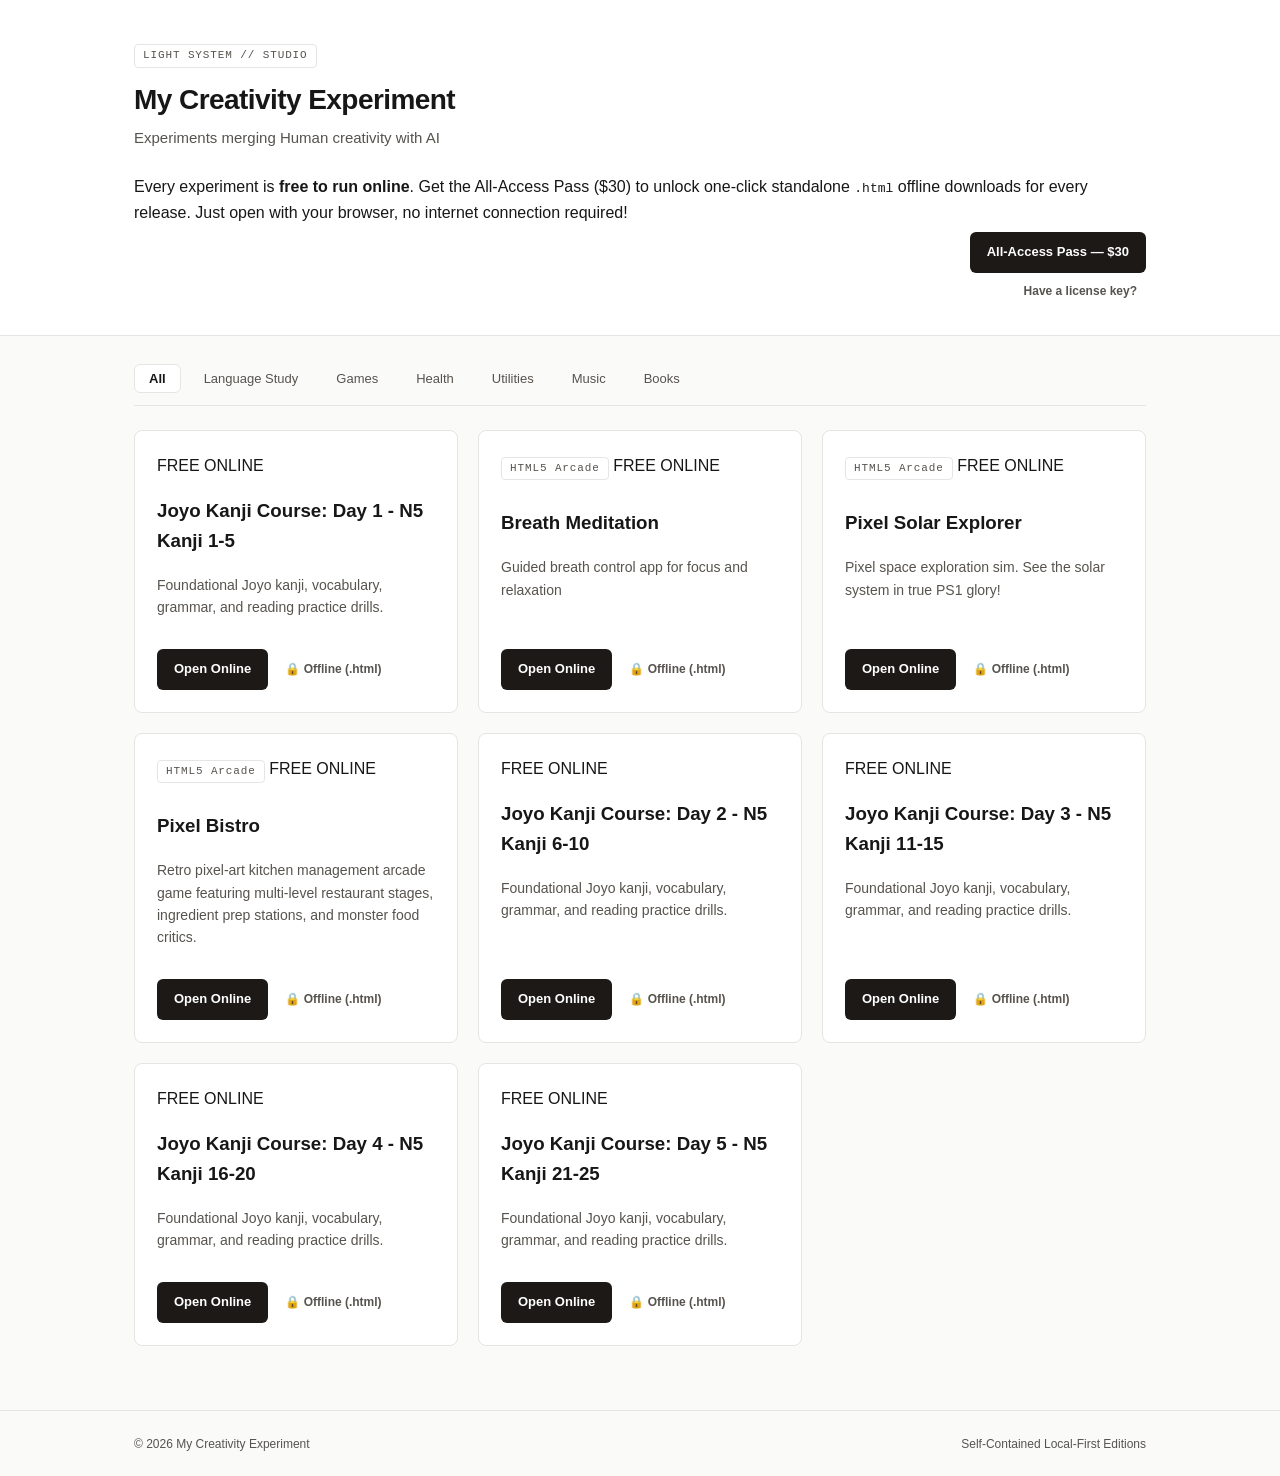
<file: index.html>
<!DOCTYPE html>
<html lang="en">
<head>
  <meta charset="UTF-8" />
  <meta name="viewport" content="width=device-width, initial-scale=1.0" />
  <title>My Creativity Experiment | Experiments merging Human creativity with AI</title>
  <link rel="stylesheet" href="/style.css" />
  <script src="https://app.lemonsqueezy.com/js/lemon.js" defer></script>
</head>
<body>
  <header class="ls-header">
    <div class="ls-container ls-header-inner">
      <div class="ls-brand">
        <span class="ls-badge">LIGHT SYSTEM // STUDIO</span>
        <h1>My Creativity Experiment</h1>
        <p class="ls-subtitle">Experiments merging Human creativity with AI</p>
      </div>
      <div class="ls-pass-box" id="pass-status-box">
        <p>Every experiment is <strong>free to run online</strong>. Get the All-Access Pass ($30) to unlock one-click standalone <code>.html</code> offline downloads for every release. Just open with your browser, no internet connection required!</p>
        <a href="https://mycreativityexperiment.lemonsqueezy.com/checkout/buy/bca9462c-363e-4102-b434-ad7facee7551?embed=1" class="lemonsqueezy-button ls-btn-primary">
  All-Access Pass — $30
</a>
        <button class="ls-btn-ghost" id="open-key-modal">Have a license key?</button>
      </div>
    </div>
  </header>

  <main class="ls-container">
    <nav class="ls-tabs" aria-label="Primary Sections">
      <button class="ls-tab active" data-section="All">All</button>
      <button class="ls-tab" data-section="Language Study">Language Study</button>
      <button class="ls-tab" data-section="Games">Games</button>
      <button class="ls-tab" data-section="Health">Health</button>
      <button class="ls-tab" data-section="Utilities">Utilities</button>
      <button class="ls-tab" data-section="Music">Music</button>
      <button class="ls-tab" data-section="Books">Books</button>
    </nav>

    <div class="ls-subnav hidden" id="language-subnav">
      <div class="ls-pill-row">
        <span class="ls-sub-label">Language:</span>
        <button class="ls-subtab active" data-language="All">All Languages</button>
        <button class="ls-subtab" data-language="Japanese">Japanese</button>
        <button class="ls-subtab" data-language="English">English</button>
      </div>

      <div class="ls-pill-row hidden" id="japanese-tracks">
        <span class="ls-sub-label">Japanese Track:</span>
        <button class="ls-subtab active" data-subsection="All">All Japanese</button>
        <button class="ls-subtab" data-subsection="Joyo Kanji Course">Joyo Kanji Course</button>
        <button class="ls-subtab" data-subsection="News Articles">News Articles</button>
      </div>

      <div class="ls-pill-row hidden" id="english-tracks">
        <span class="ls-sub-label">English Track:</span>
        <button class="ls-subtab active" data-subsection="Articles">Articles</button>
      </div>
    </div>

    <section class="ls-grid" id="catalog-grid"></section>
  </main>

  <footer class="ls-footer">
    <div class="ls-container ls-footer-inner">
      <span>&copy; 2026 My Creativity Experiment</span>
      <span>Self-Contained Local-First Editions</span>
    </div>
  </footer>

  <dialog class="ls-modal" id="key-modal">
    <form method="dialog" class="ls-modal-body" id="key-form">
      <h3>Activate All-Access Pass</h3>
      <p>Enter your Lemon Squeezy license key to unlock all vaulted releases and offline downloads.</p>
      <input type="text" id="license-input" placeholder="XXXXXXXX-XXXX-XXXX-XXXX-XXXXXXXXXXXX" required />
      <p class="ls-error" id="license-error"></p>
      <div class="ls-modal-actions">
        <button type="button" class="ls-btn-ghost" id="close-key-modal">Cancel</button>
        <button type="submit" class="ls-btn-primary" id="verify-key-btn">Activate</button>
      </div>
    </form>
  </dialog>

  <script src="/unlock.js"></script>
</body>
</html>
</file>
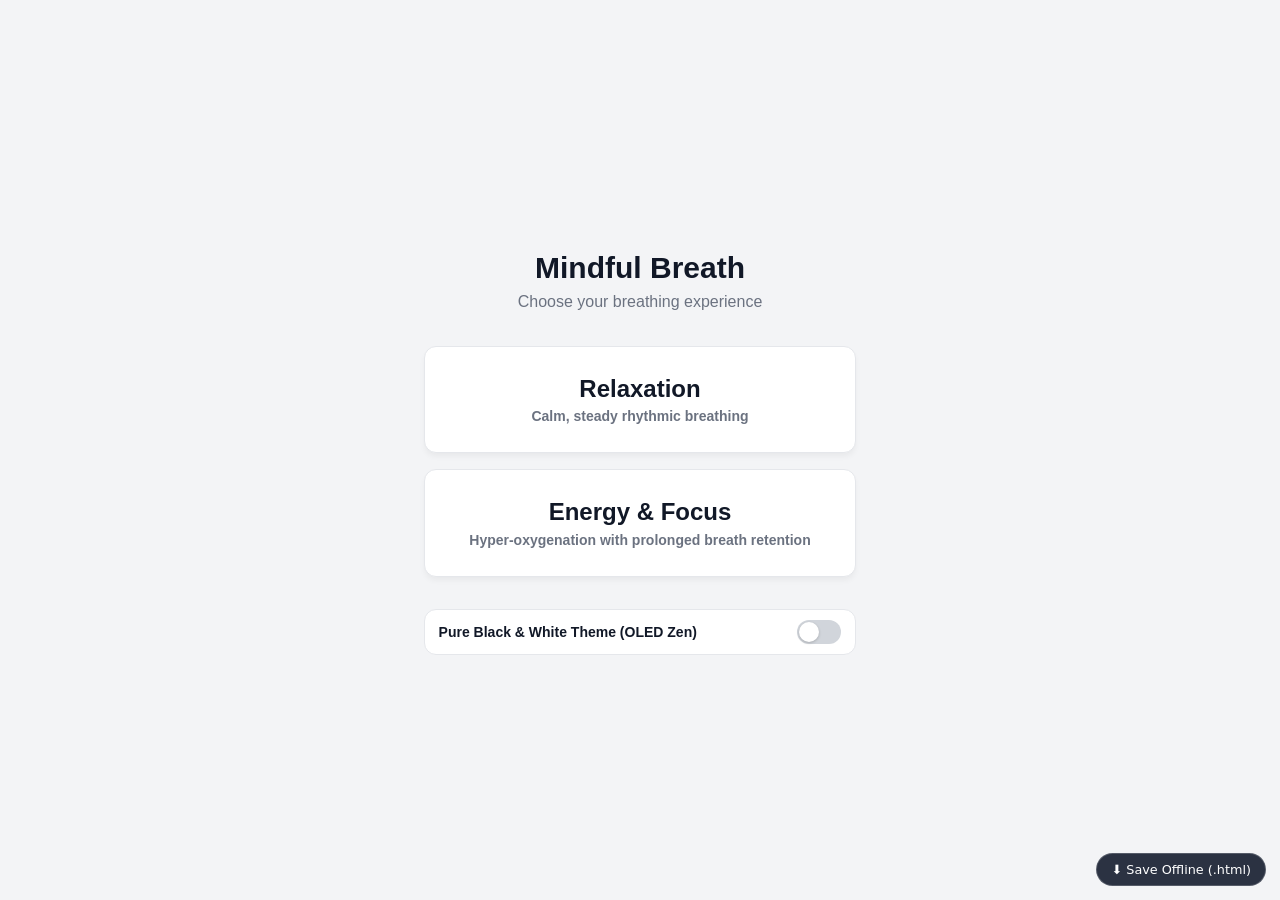
<file: content/health/breathing_meditation_app.html>
<!DOCTYPE html>
<html lang="en">
<head>
    <meta charset="UTF-8">
    <meta name="viewport" content="width=device-width, initial-scale=1.0">
    <title>Breathing Meditation App</title>
    <style>
        /* ==========================================================================
           1. Offline CSS Reset & Utility System (Zero External Network Dependencies)
           ========================================================================== */
        *, ::before, ::after {
            box-sizing: border-box;
            border-width: 0;
            border-style: solid;
            border-color: #e5e7eb;
            margin: 0;
            padding: 0;
        }

        :root {
            --bg-color: #f3f4f6;
            --text-primary: #111827;
            --text-secondary: #4b5563;
            --text-muted: #6b7280;
            --card-bg: #ffffff;
            --card-border: #e5e7eb;
            --circle-bg: #111827;
            --circle-text: #ffffff;
            --pulse-ring-color: rgba(17, 24, 39, 0.15);
            --accent: #111827;
            --accent-hover: #000000;
        }

        /* Black / White OLED Pure Contrast Theme */
        body.theme-black {
            --bg-color: #000000;
            --text-primary: #ffffff;
            --text-secondary: #d1d5db;
            --text-muted: #9ca3af;
            --card-bg: #0d0d0e;
            --card-border: #27272a;
            --circle-bg: #ffffff;
            --circle-text: #000000;
            --pulse-ring-color: rgba(255, 255, 255, 0.25);
            --accent: #ffffff;
            --accent-hover: #e5e7eb;
        }

        body {
            font-family: -apple-system, BlinkMacSystemFont, "Segoe UI", Roboto, Helvetica, Arial, sans-serif;
            background-color: var(--bg-color);
            color: var(--text-primary);
            min-height: 100vh;
            display: flex;
            flex-direction: column;
            align-items: center;
            justify-content: center;
            line-height: 1.5;
            -webkit-font-smoothing: antialiased;
            overflow-x: hidden;
            transition: background-color 0.4s ease, color 0.4s ease;
            position: relative;
        }

        /* Utilities */
        .hidden { display: none !important; }
        .flex { display: flex; }
        .flex-col { flex-direction: column; }
        .items-center { align-items: center; }
        .justify-center { justify-content: center; }
        .justify-between { justify-content: space-between; }
        .w-full { width: 100%; }
        .h-full { height: 100%; }
        .relative { position: relative; }
        .absolute { position: absolute; }
        .fixed { position: fixed; }
        .inset-0 { top: 0; right: 0; bottom: 0; left: 0; }
        .text-center { text-align: center; }
        .font-mono { font-family: ui-monospace, SFMono-Regular, Menlo, Monaco, Consolas, monospace; }
        .font-semibold { font-weight: 600; }
        .font-bold { font-weight: 700; }
        .text-sm { font-size: 0.875rem; }
        .text-base { font-size: 1rem; }
        .text-lg { font-size: 1.125rem; }
        .text-xl { font-size: 1.25rem; }
        .text-2xl { font-size: 1.5rem; }
        .text-3xl { font-size: 1.875rem; }
        .text-4xl { font-size: 2.25rem; }
        .text-5xl { font-size: 3rem; }
        .text-6xl { font-size: 3.75rem; }

        /* Container */
        .container {
            width: 100%;
            max-width: 480px;
            padding: 1.5rem;
            margin: 0 auto;
            position: relative;
            z-index: 10;
            transition: opacity 0.3s ease;
        }

        /* Cards and buttons */
        .btn {
            display: inline-flex;
            align-items: center;
            justify-content: center;
            font-weight: 600;
            border-radius: 0.75rem;
            cursor: pointer;
            transition: all 0.2s cubic-bezier(0.4, 0, 0.2, 1);
            user-select: none;
            text-align: center;
            border: 1px solid transparent;
        }

        .btn-card {
            width: 100%;
            padding: 1.75rem 1.25rem;
            background-color: var(--card-bg);
            border: 1px solid var(--card-border);
            color: var(--text-primary);
            box-shadow: 0 4px 6px -1px rgba(0, 0, 0, 0.05);
            flex-direction: column;
            gap: 0.35rem;
        }
        .btn-card:hover {
            transform: translateY(-2px);
            box-shadow: 0 10px 15px -3px rgba(0, 0, 0, 0.1);
        }

        .btn-primary {
            background-color: var(--accent);
            color: var(--card-bg);
            padding: 0.75rem 1.5rem;
        }
        body.theme-black .btn-primary {
            background-color: #ffffff;
            color: #000000;
        }
        .btn-primary:hover {
            opacity: 0.92;
            transform: translateY(-1px);
        }
        .btn-primary:disabled {
            opacity: 0.4;
            cursor: not-allowed;
            transform: none;
        }

        .btn-secondary {
            background-color: var(--card-bg);
            border: 1px solid var(--card-border);
            color: var(--text-primary);
            padding: 0.5rem 1rem;
            font-size: 0.9rem;
        }
        .btn-secondary:hover {
            background-color: rgba(125, 125, 125, 0.1);
        }

        .btn-pill {
            padding: 0.5rem 1rem;
            background-color: var(--card-bg);
            border: 1px solid var(--card-border);
            color: var(--text-primary);
            border-radius: 0.5rem;
            font-size: 0.95rem;
        }
        .btn-pill.active {
            background-color: var(--accent);
            color: var(--card-bg);
            border-color: var(--accent);
            box-shadow: 0 0 0 2px rgba(99, 102, 241, 0.2);
        }
        body.theme-black .btn-pill.active {
            background-color: #ffffff;
            color: #000000;
            border-color: #ffffff;
        }

        /* Toggle Switch UI */
        .toggle-row {
            display: flex;
            align-items: center;
            justify-content: space-between;
            padding: 0.65rem 0.85rem;
            background: var(--card-bg);
            border: 1px solid var(--card-border);
            border-radius: 0.75rem;
            margin-top: 0.5rem;
            cursor: pointer;
            user-select: none;
        }
        .toggle-switch {
            position: relative;
            width: 44px;
            height: 24px;
            background-color: #d1d5db;
            border-radius: 9999px;
            transition: background-color 0.2s ease;
            flex-shrink: 0;
        }
        .theme-black .toggle-switch {
            background-color: #3f3f46;
        }
        .toggle-switch::after {
            content: '';
            position: absolute;
            top: 2px;
            left: 2px;
            width: 20px;
            height: 20px;
            background: #ffffff;
            border-radius: 50%;
            transition: transform 0.2s cubic-bezier(0.4, 0, 0.2, 1);
            box-shadow: 0 1px 3px rgba(0, 0, 0, 0.2);
        }
        .toggle-checkbox {
            display: none;
        }
        .toggle-checkbox:checked + .toggle-switch {
            background-color: #10b981;
        }
        .toggle-checkbox:checked + .toggle-switch::after {
            transform: translateX(20px);
        }

        /* Sliders */
        input[type=range] {
            -webkit-appearance: none;
            appearance: none;
            background: transparent;
            cursor: pointer;
            width: 100%;
        }
        input[type=range]:focus { outline: none; }
        input[type=range]::-webkit-slider-runnable-track {
            background-color: var(--card-border);
            border-radius: 0.5rem;
            height: 0.45rem;
        }
        input[type=range]::-webkit-slider-thumb {
            -webkit-appearance: none;
            appearance: none;
            margin-top: -5px;
            background-color: var(--accent);
            border-radius: 50%;
            height: 1.1rem;
            width: 1.1rem;
            box-shadow: 0 1px 4px rgba(0,0,0,0.3);
        }
        body.theme-black input[type=range]::-webkit-slider-thumb {
            background-color: #ffffff;
        }

        /* ==========================================================================
           2. Breathing Circle Architecture (Standard vs Immersive Fullscreen)
           ========================================================================== */
        #circle-stage {
            display: flex;
            align-items: center;
            justify-content: center;
            position: relative;
            margin: 1.75rem auto;
            width: 260px;
            height: 260px;
            transition: all 0.5s cubic-bezier(0.4, 0, 0.2, 1);
        }

        #circle {
            position: relative;
            width: 130px;
            height: 130px;
            border-radius: 50%;
            background-color: var(--circle-bg);
            color: var(--circle-text);
            display: flex;
            align-items: center;
            justify-content: center;
            transform: scale(0.35);
            transition-property: transform;
            transition-timing-function: cubic-bezier(0.4, 0, 0.2, 1);
            box-shadow: 0 8px 30px rgba(0, 0, 0, 0.15);
            z-index: 20;
        }

        body.theme-black #circle {
            box-shadow: 0 0 50px rgba(255, 255, 255, 0.4);
        }

        /* ==========================================================================
           3. Immersive Mode Styles (Centering circle, Fullscreen & Selective UI)
           ========================================================================== */
        body.is-immersive {
            overflow: hidden;
        }

        body.is-immersive #circle-stage {
            position: fixed;
            top: 50%;
            left: 50%;
            transform: translate(-50%, -50%);
            width: min(85vw, 85vh);
            height: min(85vw, 85vh);
            max-width: 580px;
            max-height: 580px;
            margin: 0;
            z-index: 50;
        }

        body.is-immersive #circle {
            width: 48%;
            height: 48%;
            transform: scale(0.28);
        }

        /* In Relaxation Mode + Immersive: ALL visuals & timer vanish */
        body.is-immersive.mode-relaxation #mode-title,
        body.is-immersive.mode-relaxation #mode-subtitle,
        body.is-immersive.mode-relaxation #instruction,
        body.is-immersive.mode-relaxation #timer-display,
        body.is-immersive.mode-relaxation #settings-container,
        body.is-immersive.mode-relaxation #controls-container,
        body.is-immersive.mode-relaxation #back-btn,
        body.is-immersive.mode-relaxation #restart-session-btn {
            display: none !important;
        }

        /* In Energy Mode + Immersive: Visuals disappear BUT Timer and Phase ALWAYS visible! */
        body.is-immersive.mode-energy #mode-title,
        body.is-immersive.mode-energy #mode-subtitle,
        body.is-immersive.mode-energy #settings-container,
        body.is-immersive.mode-energy #controls-container,
        body.is-immersive.mode-energy #back-btn,
        body.is-immersive.mode-energy #restart-session-btn {
            display: none !important;
        }

        body.is-immersive.mode-energy #timer-display {
            position: fixed;
            top: 7%;
            left: 50%;
            transform: translateX(-50%);
            z-index: 60;
            margin: 0;
            font-size: 3.5rem;
            letter-spacing: 0.05em;
            text-shadow: 0 2px 10px rgba(0, 0, 0, 0.4);
        }

        body.is-immersive.mode-energy #instruction {
            position: fixed;
            bottom: 8%;
            left: 50%;
            transform: translateX(-50%);
            z-index: 60;
            margin: 0;
            font-size: 1.4rem;
            white-space: nowrap;
            letter-spacing: 0.03em;
            text-shadow: 0 2px 8px rgba(0, 0, 0, 0.3);
        }

        /* Floating Zen Overlay Bar (Fades out, Tap / Click anywhere to Reveal) */
        #zen-floating-bar {
            position: fixed;
            top: 1.25rem;
            right: 1.25rem;
            z-index: 100;
            display: flex;
            align-items: center;
            gap: 0.5rem;
            opacity: 0;
            transition: opacity 0.4s cubic-bezier(0.4, 0, 0.2, 1);
            pointer-events: none;
        }
        body.is-immersive.show-zen-controls #zen-floating-bar {
            opacity: 1;
            pointer-events: auto;
        }

        .zen-tool-btn {
            background: rgba(0, 0, 0, 0.6);
            backdrop-filter: blur(8px);
            -webkit-backdrop-filter: blur(8px);
            color: #ffffff;
            border: 1px solid rgba(255, 255, 255, 0.2);
            border-radius: 9999px;
            padding: 0.5rem 0.85rem;
            font-size: 0.8rem;
            cursor: pointer;
            display: flex;
            align-items: center;
            gap: 0.4rem;
            box-shadow: 0 4px 12px rgba(0, 0, 0, 0.3);
            transition: background 0.2s;
        }
        .zen-tool-btn:hover {
            background: rgba(0, 0, 0, 0.85);
        }

        /* ==========================================================================
           4. Modal & Completion Overlays
           ========================================================================== */
        .modal-overlay {
            position: fixed;
            inset: 0;
            background: rgba(0, 0, 0, 0.7);
            backdrop-filter: blur(6px);
            -webkit-backdrop-filter: blur(6px);
            display: flex;
            align-items: center;
            justify-content: center;
            z-index: 200;
            padding: 1.5rem;
            animation: fadeIn 0.3s ease;
        }
        .modal-card {
            background: var(--card-bg);
            border: 1px solid var(--card-border);
            color: var(--text-primary);
            border-radius: 1.25rem;
            padding: 2rem;
            max-width: 400px;
            width: 100%;
            text-align: center;
            box-shadow: 0 20px 25px -5px rgba(0, 0, 0, 0.3);
        }
        @keyframes fadeIn {
            from { opacity: 0; transform: scale(0.96); }
            to { opacity: 1; transform: scale(1); }
        }

        /* Icon styling */
        .icon {
            width: 20px;
            height: 20px;
            stroke-width: 2;
            stroke: currentColor;
            fill: none;
            stroke-linecap: round;
            stroke-linejoin: round;
        }
    </style>
</head>
<body>

    <!-- Floating Zen Overlay Buttons (Available in Immersive Mode) -->
    <div id="zen-floating-bar">
        <button id="zen-theme-toggle-btn" class="zen-tool-btn" title="Toggle Pure Black / Slate Theme">
            <svg class="icon" viewBox="0 0 24 24"><circle cx="12" cy="12" r="5"/><line x1="12" y1="1" x2="12" y2="3"/><line x1="12" y1="21" x2="12" y2="23"/><line x1="4.22" y1="4.22" x2="5.64" y2="5.64"/><line x1="18.36" y1="18.36" x2="19.78" y2="19.78"/><line x1="1" y1="12" x2="3" y2="12"/><line x1="21" y1="12" x2="23" y2="12"/><line x1="4.22" y1="19.78" x2="5.64" y2="18.36"/><line x1="18.36" y1="5.64" x2="19.78" y2="4.22"/></svg>
            <span id="zen-theme-label">Black Mode</span>
        </button>
        <button id="zen-size-btn" class="zen-tool-btn" title="Cycle Circle Size">
            <svg class="icon" viewBox="0 0 24 24"><circle cx="12" cy="12" r="9"/><circle cx="12" cy="12" r="4"/></svg>
            <span id="zen-size-label">100%</span>
        </button>
        <button id="zen-stop-btn" class="zen-tool-btn" title="Pause / Stop Session">
            <svg class="icon" viewBox="0 0 24 24"><rect x="6" y="4" width="4" height="16"/><rect x="14" y="4" width="4" height="16"/></svg>
            <span>Stop</span>
        </button>
        <button id="zen-exit-btn" class="zen-tool-btn" title="Exit Immersive Fullscreen">
            <svg class="icon" viewBox="0 0 24 24"><path d="M8 3H5a2 2 0 0 0-2 2v3m18 0V5a2 2 0 0 0-2-2h-3m0 18h3a2 2 0 0 0 2-2v-3M3 16v3a2 2 0 0 0 2 2h3"/></svg>
            <span>Exit Zen</span>
        </button>
    </div>

    <!-- Main Container -->
    <div class="container text-center">

        <!-- 1. MAIN MENU -->
        <div id="main-menu">
            <h1 class="text-3xl font-bold mb-2">Mindful Breath</h1>
            <p style="color: var(--text-muted); margin-bottom: 2rem;">Choose your breathing experience</p>
            
            <div style="display: flex; flex-direction: column; gap: 1rem;">
                <button id="show-relaxation-btn" class="btn btn-card">
                    <span class="text-2xl font-bold">Relaxation</span>
                    <span style="color: var(--text-muted);" class="text-sm">Calm, steady rhythmic breathing</span>
                </button>
                <button id="show-energy-btn" class="btn btn-card">
                    <span class="text-2xl font-bold">Energy & Focus</span>
                    <span style="color: var(--text-muted);" class="text-sm">Hyper-oxygenation with prolonged breath retention</span>
                </button>
            </div>

            <!-- Global Quick Theme Selector on Main Menu -->
            <div style="margin-top: 2rem;">
                <label class="toggle-row">
                    <span class="font-semibold text-sm">Pure Black & White Theme (OLED Zen)</span>
                    <input type="checkbox" id="global-black-toggle" class="toggle-checkbox">
                    <span class="toggle-switch"></span>
                </label>
            </div>
        </div>

        <!-- 2. ENERGY SELECTION MENU -->
        <div id="energy-menu" class="hidden">
            <h1 class="text-3xl font-bold mb-2">Select Level</h1>
            <p style="color: var(--text-muted); margin-bottom: 2rem;">Rhythmic breathwork &amp; retention cycles</p>
            
            <div style="display: flex; flex-direction: column; gap: 1rem;">
                <button data-level="1" class="energy-level-btn btn btn-card">
                    <span class="text-xl font-bold">Level 1 (Beginner)</span>
                    <span style="color: var(--text-muted);" class="text-sm">15 breaths (~1 min) &bull; 1:00 min retention</span>
                </button>
                <button data-level="2" class="energy-level-btn btn btn-card">
                    <span class="text-xl font-bold">Level 2 (Intermediate)</span>
                    <span style="color: var(--text-muted);" class="text-sm">30 breaths (~2 min) &bull; 1:30 min retention</span>
                </button>
                <button data-level="3" class="energy-level-btn btn btn-card">
                    <span class="text-xl font-bold">Level 3 (Advanced)</span>
                    <span style="color: var(--text-muted);" class="text-sm">38 breaths (~2.5 min) &bull; 2:00 min retention</span>
                </button>
                <button data-level="custom" id="energy-custom-btn" class="energy-level-btn btn btn-card">
                    <span class="text-xl font-bold">Custom</span>
                    <span style="color: var(--text-muted);" class="text-sm">Customize breathing &amp; retention times</span>
                </button>
            </div>
            
            <button id="back-to-main-menu-btn" class="btn btn-secondary" style="margin-top: 2rem;">
                Back to Main Menu
            </button>
        </div>

        <!-- 3. ACTIVE BREATHING APP SCREEN -->
        <div id="breathing-app" class="hidden">
            <!-- Header bar with Back and Main Menu Restart -->
            <div class="flex items-center justify-between w-full" style="margin-bottom: 1rem;">
                <button id="back-btn" class="btn btn-secondary" style="padding: 0.4rem 0.8rem; font-size: 0.85rem;">
                    &larr; Back
                </button>
                <button id="restart-session-btn" class="btn btn-secondary" style="padding: 0.4rem 0.8rem; font-size: 0.85rem;" title="Reset session and return to main menu">
                    Main Menu
                </button>
            </div>
            
            <h1 id="mode-title" class="text-3xl font-bold mb-1"></h1>
            <p id="mode-subtitle" class="text-sm" style="color: var(--text-muted); margin-bottom: 0.75rem;"></p>
            
            <p id="instruction" class="text-xl font-semibold" style="min-height: 2rem; color: var(--text-secondary);"></p>

            <!-- Dynamic Breathing Circle Stage (Clean High Contrast) -->
            <div id="circle-stage">
                <div id="circle">
                    <span id="circle-text" class="text-2xl font-bold font-mono"></span>
                </div>
            </div>

            <!-- Timer Display -->
            <div id="timer-display" class="text-5xl font-mono font-bold" style="margin-bottom: 1.25rem;">00:00</div>

            <!-- Settings Panel -->
            <div id="settings-container">
                <!-- Relaxation Mode Specific Settings -->
                <div id="relaxation-settings" class="hidden" style="margin-bottom: 1.5rem;">
                    <p class="font-semibold text-sm" style="margin-bottom: 0.6rem; color: var(--text-secondary);">Select Session Duration (minutes):</p>
                    <div style="display: flex; flex-wrap: wrap; justify-content: center; gap: 0.5rem; margin-bottom: 1rem;">
                        <button data-duration="1" class="duration-btn btn btn-pill">1</button>
                        <button data-duration="3" class="duration-btn btn btn-pill">3</button>
                        <button data-duration="5" class="duration-btn btn btn-pill">5</button>
                        <button data-duration="10" class="duration-btn btn btn-pill">10</button>
                        <button data-duration="20" class="duration-btn btn btn-pill">20</button>
                        <button data-duration="30" class="duration-btn btn btn-pill">30</button>
                    </div>

                    <!-- Custom Rhythm Sliders -->
                    <div style="background: var(--card-bg); border: 1px solid var(--card-border); padding: 1rem; border-radius: 0.75rem; display: flex; flex-direction: column; gap: 0.85rem;">
                        <p class="font-semibold text-xs" style="color: var(--text-muted); text-transform: uppercase; letter-spacing: 0.05em;">Customize Breathing Rhythm</p>
                        
                        <div class="flex items-center justify-between gap-3">
                            <span class="text-sm font-semibold" style="width: 60px; text-align: left;">Inhale</span>
                            <input id="inhale-slider" type="range" min="2" max="10" step="0.5" value="6">
                            <span id="inhale-value" class="font-mono text-sm" style="width: 45px; text-align: right;">6.0s</span>
                        </div>
                        <div class="flex items-center justify-between gap-3">
                            <span class="text-sm font-semibold" style="width: 60px; text-align: left;">Hold</span>
                            <input id="pause-slider" type="range" min="0" max="10" step="0.5" value="1.5">
                            <span id="pause-value" class="font-mono text-sm" style="width: 45px; text-align: right;">1.5s</span>
                        </div>
                        <div class="flex items-center justify-between gap-3">
                            <span class="text-sm font-semibold" style="width: 60px; text-align: left;">Exhale</span>
                            <input id="exhale-slider" type="range" min="2" max="10" step="0.5" value="6">
                            <span id="exhale-value" class="font-mono text-sm" style="width: 45px; text-align: right;">6.0s</span>
                        </div>
                    </div>
                </div>

                <!-- Custom Energy Settings -->
                <div id="energy-custom-settings" class="hidden" style="margin-bottom: 1.5rem; background: var(--card-bg); border: 1px solid var(--card-border); padding: 1rem; border-radius: 0.75rem; text-align: left;">
                    <p class="font-semibold text-xs" style="color: var(--text-muted); text-transform: uppercase; letter-spacing: 0.05em; margin-bottom: 0.75rem;">Custom Energy Rhythm</p>
                    
                    <div style="margin-bottom: 0.85rem;">
                        <div class="flex items-center justify-between" style="margin-bottom: 0.35rem;">
                            <span class="text-sm font-semibold">Breathing Duration</span>
                            <span id="custom-breath-time-val-app" class="font-mono text-sm font-bold">1:30 min <span style="font-weight: normal; font-size: 0.8rem; color: var(--text-muted);">(~22 breaths)</span></span>
                        </div>
                        <input id="custom-breath-slider-app" type="range" min="30" max="300" step="15" value="90">
                    </div>

                    <div>
                        <div class="flex items-center justify-between" style="margin-bottom: 0.35rem;">
                            <span class="text-sm font-semibold">Retention Hold Time</span>
                            <span id="custom-hold-time-val-app" class="font-mono text-sm font-bold">1:15 min</span>
                        </div>
                        <input id="custom-hold-slider-app" type="range" min="15" max="300" step="15" value="75">
                    </div>
                </div>

                <!-- Immersion & Visual Appearance Toggles -->
                <div style="display: flex; flex-direction: column; gap: 0.5rem; margin-bottom: 1.25rem;">
                    <!-- Circle Size Customization -->
                    <div style="background: var(--card-bg); border: 1px solid var(--card-border); padding: 0.85rem 1rem; border-radius: 0.75rem; text-align: left;">
                        <div class="flex items-center justify-between" style="margin-bottom: 0.5rem;">
                            <div>
                                <p class="font-semibold text-sm">Breathing Circle Size</p>
                                <p class="text-xs" style="color: var(--text-muted);">Adjust diameter and breath range</p>
                            </div>
                            <span id="circle-size-value" class="font-mono text-sm font-bold" style="background: rgba(125, 125, 125, 0.12); padding: 0.15rem 0.5rem; border-radius: 0.35rem;">100%</span>
                        </div>
                        <div class="flex items-center gap-3" style="margin-bottom: 0.6rem;">
                            <span class="text-xs font-mono" style="color: var(--text-muted); width: 32px;">50%</span>
                            <input id="circle-size-slider" type="range" min="0.5" max="1.5" step="0.05" value="1.0">
                            <span class="text-xs font-mono" style="color: var(--text-muted); width: 32px; text-align: right;">150%</span>
                        </div>
                        <div class="flex justify-between gap-1">
                            <button type="button" data-size="0.75" class="size-preset-btn btn btn-pill" style="flex: 1; padding: 0.25rem 0.4rem; font-size: 0.75rem;">Small</button>
                            <button type="button" data-size="1.0" class="size-preset-btn btn btn-pill active" style="flex: 1; padding: 0.25rem 0.4rem; font-size: 0.75rem;">Medium</button>
                            <button type="button" data-size="1.25" class="size-preset-btn btn btn-pill" style="flex: 1; padding: 0.25rem 0.4rem; font-size: 0.75rem;">Large</button>
                            <button type="button" data-size="1.5" class="size-preset-btn btn btn-pill" style="flex: 1; padding: 0.25rem 0.4rem; font-size: 0.75rem;">Max</button>
                        </div>
                    </div>

                    <!-- Immersive View Toggle -->
                    <label class="toggle-row" title="Hides interface elements for pure centered meditation">
                        <div style="text-align: left;">
                            <p class="font-semibold text-sm">Zen Immersive Fullscreen</p>
                            <p id="immersive-hint" class="text-xs" style="color: var(--text-muted);">
                                Centered circle &bull; All UI hides
                            </p>
                        </div>
                        <input type="checkbox" id="immersive-toggle" class="toggle-checkbox">
                        <span class="toggle-switch"></span>
                    </label>

                    <!-- Pitch Black & White Circle Screen Toggle -->
                    <label class="toggle-row" title="Pure black background with expanding white circle">
                        <div style="text-align: left;">
                            <p class="font-semibold text-sm">Pure Black OLED Screen</p>
                            <p class="text-xs" style="color: var(--text-muted);">Solid black & expanding white circle</p>
                        </div>
                        <input type="checkbox" id="black-theme-toggle" class="toggle-checkbox">
                        <span class="toggle-switch"></span>
                    </label>
                </div>
            </div>
            
            <!-- Controls Container -->
            <div id="controls-container" class="flex flex-col items-center gap-3">
                <button id="start-stop-btn" class="btn btn-primary" style="width: 12rem; font-size: 1.1rem; padding: 0.85rem 1.5rem; border-radius: 9999px;">
                    Start
                </button>
                
                <!-- White Noise Offline Audio Generator -->
                <div class="flex items-center justify-center gap-2" style="margin-top: 0.5rem;">
                    <span class="text-xs" style="color: var(--text-muted);">Ambient White Noise:</span>
                    <button id="noise-btn" class="btn btn-secondary" style="border-radius: 50%; width: 36px; height: 36px; padding: 0;">
                        <svg id="sound-off-icon" class="icon" viewBox="0 0 24 24"><polygon points="11 5 6 9 2 9 2 15 6 15 11 19 11 5"/><line x1="22" y1="9" x2="16" y2="15"/><line x1="16" y1="9" x2="22" y2="15"/></svg>
                        <svg id="sound-on-icon" class="icon hidden" viewBox="0 0 24 24"><polygon points="11 5 6 9 2 9 2 15 6 15 11 19 11 5"/><path d="M15.54 8.46a5 5 0 0 1 0 7.07"/><path d="M19.07 4.93a10 10 0 0 1 0 14.14"/></svg>
                    </button>
                    <div id="volume-container" class="hidden" style="width: 90px; margin-left: 0.25rem;">
                        <input id="volume-slider" type="range" min="0" max="0.1" step="0.005" value="0.04" title="Noise Volume">
                    </div>
                </div>
            </div>
        </div>

    </div>

    <!-- 4. SESSION COMPLETION MODAL -->
    <div id="completion-modal" class="modal-overlay hidden">
        <div class="modal-card">
            <div style="width: 56px; height: 56px; border-radius: 50%; background: rgba(16, 185, 129, 0.15); color: #10b981; display: flex; align-items: center; justify-content: center; margin: 0 auto 1.25rem auto;">
                <svg style="width: 32px; height: 32px;" viewBox="0 0 24 24" fill="none" stroke="currentColor" stroke-width="2.5" stroke-linecap="round" stroke-linejoin="round"><path d="M20 6L9 17l-5-5"/></svg>
            </div>
            <h2 class="text-2xl font-bold mb-1">Session Complete</h2>
            <p id="completion-summary" style="color: var(--text-muted); margin-bottom: 1.75rem;" class="text-sm">
                Take a moment to notice how clear and relaxed your body feels.
            </p>
            <div style="display: flex; flex-direction: column; gap: 0.75rem;">
                <button id="modal-restart-main-btn" class="btn btn-primary" style="width: 100%; border-radius: 0.75rem; padding: 0.85rem;">
                    Return to Main Menu
                </button>
                <button id="modal-repeat-btn" class="btn btn-secondary" style="width: 100%; border-radius: 0.75rem; padding: 0.85rem;">
                    Repeat Session
                </button>
            </div>
        </div>
    </div>

    <script>
        /* ==========================================================================
           Offline Meditation Engine & State Management
           ========================================================================== */
        // DOM Elements
        const mainMenu = document.getElementById('main-menu');
        const energyMenu = document.getElementById('energy-menu');
        const breathingApp = document.getElementById('breathing-app');
        const completionModal = document.getElementById('completion-modal');
        const completionSummary = document.getElementById('completion-summary');

        const showRelaxationBtn = document.getElementById('show-relaxation-btn');
        const showEnergyBtn = document.getElementById('show-energy-btn');
        const backToMainMenuBtn = document.getElementById('back-to-main-menu-btn');
        const energyLevelBtns = document.querySelectorAll('.energy-level-btn');
        const energyCustomBtn = document.getElementById('energy-custom-btn');
        const energyCustomSettings = document.getElementById('energy-custom-settings');

        // Custom Energy Sliders (App Settings Screen)
        const customBreathSliderApp = document.getElementById('custom-breath-slider-app');
        const customBreathTimeValApp = document.getElementById('custom-breath-time-val-app');
        const customHoldSliderApp = document.getElementById('custom-hold-slider-app');
        const customHoldTimeValApp = document.getElementById('custom-hold-time-val-app');

        const backBtn = document.getElementById('back-btn');
        const restartSessionBtn = document.getElementById('restart-session-btn');
        const modalRestartMainBtn = document.getElementById('modal-restart-main-btn');
        const modalRepeatBtn = document.getElementById('modal-repeat-btn');

        const modeTitle = document.getElementById('mode-title');
        const modeSubtitle = document.getElementById('mode-subtitle');
        const instruction = document.getElementById('instruction');
        const circleStage = document.getElementById('circle-stage');
        const circle = document.getElementById('circle');
        const circleText = document.getElementById('circle-text');
        const timerDisplay = document.getElementById('timer-display');
        
        const settingsContainer = document.getElementById('settings-container');
        const relaxationSettings = document.getElementById('relaxation-settings');
        const durationButtons = document.querySelectorAll('.duration-btn');
        const startStopBtn = document.getElementById('start-stop-btn');
        
        // Toggles & Appearance
        const immersiveToggle = document.getElementById('immersive-toggle');
        const immersiveHint = document.getElementById('immersive-hint');
        const blackThemeToggle = document.getElementById('black-theme-toggle');
        const globalBlackToggle = document.getElementById('global-black-toggle');
        const zenFloatingBar = document.getElementById('zen-floating-bar');
        const zenThemeToggleBtn = document.getElementById('zen-theme-toggle-btn');
        const zenThemeLabel = document.getElementById('zen-theme-label');
        const zenSizeBtn = document.getElementById('zen-size-btn');
        const zenSizeLabel = document.getElementById('zen-size-label');
        const zenStopBtn = document.getElementById('zen-stop-btn');
        const zenExitBtn = document.getElementById('zen-exit-btn');

        // Circle size controls
        const circleSizeSlider = document.getElementById('circle-size-slider');
        const circleSizeValue = document.getElementById('circle-size-value');
        const sizePresetBtns = document.querySelectorAll('.size-preset-btn');

        // Timing sliders
        const inhaleSlider = document.getElementById('inhale-slider');
        const pauseSlider = document.getElementById('pause-slider');
        const exhaleSlider = document.getElementById('exhale-slider');
        const inhaleValue = document.getElementById('inhale-value');
        const pauseValue = document.getElementById('pause-value');
        const exhaleValue = document.getElementById('exhale-value');

        // Audio controls
        const noiseBtn = document.getElementById('noise-btn');
        const soundOffIcon = document.getElementById('sound-off-icon');
        const soundOnIcon = document.getElementById('sound-on-icon');
        const volumeContainer = document.getElementById('volume-container');
        const volumeSlider = document.getElementById('volume-slider');

        // State
        let currentMode = null; // 'relaxation' | 'energy'
        let isActive = false;
        let countdownInterval = null;
        let mainInterval = null;
        let breathingTimeoutId = null;
        let selectedDuration = 0; // minutes
        let remainingTime = 0; // seconds
        let isImmersivePreferred = false;
        let isBlackTheme = false;
        let circleSizeMultiplier = 1.0;

        let relaxationTimings = {
            inhale: 6.0,
            pause: 1.5,
            exhale: 6.0,
            postExhalePause: 0.8
        };

        const energyLevels = {
            1: { breathing: 60, breaths: 15, hold: 60 },
            2: { breathing: 120, breaths: 30, hold: 90 },
            3: { breathing: 150, breaths: 38, hold: 120 }
        };

        let customEnergy = {
            breathing: 90, // seconds (1:30)
            hold: 75       // seconds (1:15)
        };

        let energyState = {
            level: 1,
            round: 1,
            phase: 'idle', // 'breathing', 'final_breath', 'hold_exhale', 'hold_inhale'
            breathCount: 0,
            timer: 0
        };

        // Web Audio synthesized offline white noise and chimes
        let audioContext = null;
        let noiseSource = null;
        let gainNode = null;
        let isNoisePlaying = false;
        let isNoiseEnabled = false;

        /* ==========================================================================
           Navigation & Reset Handlers
           ========================================================================== */
        showRelaxationBtn.addEventListener('click', () => setupMode('relaxation'));
        
        showEnergyBtn.addEventListener('click', () => {
            mainMenu.classList.add('hidden');
            energyMenu.classList.remove('hidden');
        });

        backToMainMenuBtn.addEventListener('click', returnToMainMenu);
        
        energyLevelBtns.forEach(btn => {
            btn.addEventListener('click', () => {
                if (btn.dataset.level === 'custom') {
                    energyState.level = 'custom';
                } else {
                    energyState.level = parseInt(btn.dataset.level, 10);
                }
                energyMenu.classList.add('hidden');
                setupMode('energy');
            });
        });

        backBtn.addEventListener('click', () => {
            stopSession(false);
            breathingApp.classList.add('hidden');
            if (currentMode === 'energy') {
                energyMenu.classList.remove('hidden');
            } else {
                mainMenu.classList.remove('hidden');
            }
            currentMode = null;
        });

        restartSessionBtn.addEventListener('click', returnToMainMenu);
        modalRestartMainBtn.addEventListener('click', () => {
            completionModal.classList.add('hidden');
            returnToMainMenu();
        });

        modalRepeatBtn.addEventListener('click', () => {
            completionModal.classList.add('hidden');
            if (currentMode) {
                setupMode(currentMode);
            } else {
                returnToMainMenu();
            }
        });

        function returnToMainMenu() {
            stopSession(false);
            stopWhiteNoiseAudio();
            completionModal.classList.add('hidden');
            energyMenu.classList.add('hidden');
            breathingApp.classList.add('hidden');
            mainMenu.classList.remove('hidden');
            
            // Full state reset
            currentMode = null;
            selectedDuration = 0;
            remainingTime = 0;
            energyState = { level: 1, round: 1, phase: 'idle', breathCount: 0, timer: 0 };
            updateTimerDisplay(0);
            resetAnimation();
            exitImmersiveView();
            durationButtons.forEach(btn => {
                btn.classList.remove('active');
            });
        }

        /* ==========================================================================
           Mode Setup
           ========================================================================== */
        function setupMode(mode) {
            currentMode = mode;
            mainMenu.classList.add('hidden');
            energyMenu.classList.add('hidden');
            breathingApp.classList.remove('hidden');
            
            // Set mode classes on body for CSS targeting
            document.body.classList.remove('mode-relaxation', 'mode-energy');
            document.body.classList.add(`mode-${mode}`);

            instruction.textContent = 'Press Start to begin';
            circleText.textContent = '';
            timerDisplay.textContent = '00:00';
            startStopBtn.textContent = 'Start';
            settingsContainer.style.display = 'block';
            resetAnimation();

            if (mode === 'relaxation') {
                modeTitle.textContent = 'Relaxation';
                modeSubtitle.textContent = 'Calm & Steady Diaphragmatic Breath';
                relaxationSettings.classList.remove('hidden');
                energyCustomSettings.classList.add('hidden');
                immersiveHint.textContent = 'Breathing circle takes full screen & all UI/timers hide';
                
                // Require selecting duration or preserve previously selected
                if (!selectedDuration) {
                    startStopBtn.disabled = true;
                    instruction.textContent = 'Select a duration to begin';
                } else {
                    startStopBtn.disabled = false;
                    instruction.textContent = `Ready for ${selectedDuration} min session`;
                }
                updateRelaxationSliderDisplay();
            } else if (mode === 'energy') {
                modeTitle.textContent = 'Energy & Focus';
                if (energyState.level === 'custom') {
                    modeSubtitle.textContent = 'Custom';
                    energyCustomSettings.classList.remove('hidden');
                } else {
                    modeSubtitle.textContent = `Level ${energyState.level}`;
                    energyCustomSettings.classList.add('hidden');
                }
                relaxationSettings.classList.add('hidden');
                immersiveHint.textContent = 'Full screen circle &bull; Timer remains visible';
                startStopBtn.disabled = false;
                instruction.textContent = 'Press Start when you are seated comfortably';
            }
        }

        /* ==========================================================================
           Custom Energy Timing Controls
           ========================================================================== */
        function formatMinutesSeconds(totalSec) {
            const m = Math.floor(totalSec / 60);
            const s = totalSec % 60;
            return `${m}:${s < 10 ? '0' : ''}${s}`;
        }

        function updateCustomEnergySliders(breathingSec, holdSec) {
            if (breathingSec !== undefined) customEnergy.breathing = parseInt(breathingSec, 10);
            if (holdSec !== undefined) customEnergy.hold = parseInt(holdSec, 10);

            const breaths = Math.max(5, Math.round(customEnergy.breathing / 4));
            const breathText = `${formatMinutesSeconds(customEnergy.breathing)} min <span style="font-weight: normal; font-size: 0.8rem; color: var(--text-muted);">(~${breaths} breaths)</span>`;
            const holdText = `${formatMinutesSeconds(customEnergy.hold)} min`;

            if (customBreathTimeValApp) customBreathTimeValApp.innerHTML = breathText;
            if (customHoldTimeValApp) customHoldTimeValApp.textContent = holdText;

            if (customBreathSliderApp) customBreathSliderApp.value = customEnergy.breathing;
            if (customHoldSliderApp) customHoldSliderApp.value = customEnergy.hold;

            if (currentMode === 'energy' && energyState.level === 'custom') {
                modeSubtitle.textContent = 'Custom';
            }
        }

        customBreathSliderApp.addEventListener('input', (e) => updateCustomEnergySliders(e.target.value, undefined));
        customHoldSliderApp.addEventListener('input', (e) => updateCustomEnergySliders(undefined, e.target.value));

        function getEnergyLevelConfig() {
            if (energyState.level === 'custom') {
                const breaths = Math.max(5, Math.round(customEnergy.breathing / 4));
                return {
                    breathing: customEnergy.breathing,
                    breaths: breaths,
                    hold: customEnergy.hold
                };
            }
            return energyLevels[energyState.level] || energyLevels[1];
        }

        /* ==========================================================================
           Duration & Timing Sliders
           ========================================================================== */
        durationButtons.forEach(button => {
            button.addEventListener('click', () => {
                if (isActive) return;
                selectedDuration = parseInt(button.dataset.duration, 10);
                remainingTime = selectedDuration * 60;
                updateTimerDisplay(remainingTime);
                startStopBtn.disabled = false;
                
                durationButtons.forEach(btn => btn.classList.remove('active'));
                button.classList.add('active');
                instruction.textContent = `Ready for a ${selectedDuration} min session`;
            });
        });

        inhaleSlider.addEventListener('input', handleSliderChange);
        pauseSlider.addEventListener('input', handleSliderChange);
        exhaleSlider.addEventListener('input', handleSliderChange);

        function handleSliderChange(e) {
            const { id, value } = e.target;
            const numericValue = parseFloat(value);
            if (id === 'inhale-slider') relaxationTimings.inhale = numericValue;
            if (id === 'pause-slider') relaxationTimings.pause = numericValue;
            if (id === 'exhale-slider') relaxationTimings.exhale = numericValue;
            updateRelaxationSliderDisplay();
        }

        function updateRelaxationSliderDisplay() {
            inhaleValue.textContent = `${relaxationTimings.inhale.toFixed(1)}s`;
            pauseValue.textContent = `${relaxationTimings.pause.toFixed(1)}s`;
            exhaleValue.textContent = `${relaxationTimings.exhale.toFixed(1)}s`;
        }

        /* ==========================================================================
           Immersive Fullscreen & Pure Black Theme Management
           ========================================================================== */
        immersiveToggle.addEventListener('change', (e) => {
            isImmersivePreferred = e.target.checked;
            if (isActive) {
                if (isImmersivePreferred) enterImmersiveView();
                else exitImmersiveView();
            }
        });

        function syncBlackTheme(enabled) {
            isBlackTheme = enabled;
            if (enabled) {
                document.body.classList.add('theme-black');
                blackThemeToggle.checked = true;
                globalBlackToggle.checked = true;
                zenThemeLabel.textContent = 'Slate Mode';
            } else {
                document.body.classList.remove('theme-black');
                blackThemeToggle.checked = false;
                globalBlackToggle.checked = false;
                zenThemeLabel.textContent = 'Black Mode';
            }
        }

        blackThemeToggle.addEventListener('change', (e) => syncBlackTheme(e.target.checked));
        globalBlackToggle.addEventListener('change', (e) => syncBlackTheme(e.target.checked));
        
        zenThemeToggleBtn.addEventListener('click', () => {
            syncBlackTheme(!isBlackTheme);
        });

        /* ==========================================================================
           Circle Size Controller
           ========================================================================== */
        function setCircleSize(val) {
            circleSizeMultiplier = parseFloat(val);
            if (circleSizeSlider) circleSizeSlider.value = circleSizeMultiplier;
            const pct = Math.round(circleSizeMultiplier * 100);
            if (circleSizeValue) circleSizeValue.textContent = `${pct}%`;
            if (zenSizeLabel) zenSizeLabel.textContent = `${pct}%`;

            sizePresetBtns.forEach(btn => {
                const btnVal = parseFloat(btn.dataset.size);
                if (Math.abs(btnVal - circleSizeMultiplier) < 0.04) {
                    btn.classList.add('active');
                } else {
                    btn.classList.remove('active');
                }
            });

            if (!isActive) {
                circle.style.transform = getExhaleScale();
            }
        }

        circleSizeSlider.addEventListener('input', (e) => {
            setCircleSize(e.target.value);
        });

        sizePresetBtns.forEach(btn => {
            btn.addEventListener('click', () => {
                setCircleSize(btn.dataset.size);
            });
        });

        if (zenSizeBtn) {
            zenSizeBtn.addEventListener('click', (e) => {
                e.stopPropagation();
                const presets = [0.75, 1.0, 1.25, 1.5];
                let nextIdx = presets.findIndex(p => Math.abs(p - circleSizeMultiplier) < 0.05) + 1;
                if (nextIdx >= presets.length || nextIdx === 0) nextIdx = 0;
                setCircleSize(presets[nextIdx]);
            });
        }

        function enterImmersiveView() {
            document.body.classList.add('is-immersive');
            // Fade out the floating menu when entering session
            document.body.classList.remove('show-zen-controls');
            if (!isActive) {
                circle.style.transform = getExhaleScale();
            }
        }

        function exitImmersiveView() {
            document.body.classList.remove('is-immersive', 'show-zen-controls');
            immersiveToggle.checked = false;
            isImmersivePreferred = false;
            if (!isActive) {
                circle.style.transform = getExhaleScale();
            }
        }

        zenExitBtn.addEventListener('click', (e) => {
            e.stopPropagation();
            exitImmersiveView();
        });
        zenStopBtn.addEventListener('click', (e) => {
            e.stopPropagation();
            stopSession(false);
        });

        // Click or tap anywhere on screen in immersive mode toggles the zen floating controls
        let zenFadeTimeout = null;
        function toggleZenControls(e) {
            if (!document.body.classList.contains('is-immersive')) return;
            // Don't toggle if clicking directly on a zen control button
            if (zenFloatingBar.contains(e.target)) return;

            const isCurrentlyShown = document.body.classList.contains('show-zen-controls');
            clearTimeout(zenFadeTimeout);

            if (isCurrentlyShown) {
                // If already visible, tap/click fades it out
                document.body.classList.remove('show-zen-controls');
            } else {
                // Fade in menu and set timer to fade back out after 3.5 seconds
                document.body.classList.add('show-zen-controls');
                zenFadeTimeout = setTimeout(() => {
                    document.body.classList.remove('show-zen-controls');
                }, 3500);
            }
        }

        document.addEventListener('click', toggleZenControls);

        /* ==========================================================================
           Session Start / Stop / Countdown
           ========================================================================== */
        let isCountingDown = false;

        startStopBtn.addEventListener('click', () => {
            if (isCountingDown) {
                stopSession(false);
                return;
            }

            if (!isActive) {
                // 1. Immediately hide the settings menu before starting countdown
                settingsContainer.style.display = 'none';

                // 2. If Zen / Immersive is requested, enter full screen immediately
                if (isImmersivePreferred) {
                    enterImmersiveView();
                }

                startCountdown();
            } else {
                if (currentMode === 'energy' && energyState.phase === 'hold_exhale') {
                    // In energy mode exhale hold, clicking advances immediately to inhale hold
                    endEnergyHoldExhale();
                } else {
                    stopSession(false);
                }
            }
        });

        function startCountdown() {
            isCountingDown = true;
            startStopBtn.textContent = 'Cancel';
            startStopBtn.disabled = false;
            let count = 3;
            instruction.textContent = `Get ready... ${count}`;
            circleText.textContent = count;
            
            countdownInterval = setInterval(() => {
                count--;
                if (count > 0) {
                    instruction.textContent = `Get ready... ${count}`;
                    circleText.textContent = count;
                } else {
                    clearInterval(countdownInterval);
                    countdownInterval = null;
                    isCountingDown = false;
                    circleText.textContent = '';
                    instruction.textContent = 'Begin';
                    setTimeout(startSession, 400);
                }
            }, 1000);
        }

        function startSession() {
            isActive = true;
            startStopBtn.textContent = 'Stop';
            startStopBtn.disabled = false;
            settingsContainer.style.display = 'none';

            // Ensure Zen mode is active if selected and controls are faded out
            if (isImmersivePreferred) {
                enterImmersiveView();
            }

            // Start white noise only when the session actually begins
            if (isNoiseEnabled) {
                startWhiteNoiseAudio();
            }

            if (currentMode === 'relaxation') {
                startRelaxation();
            } else if (currentMode === 'energy') {
                startEnergy();
            }
        }

        function stopSession(completed = false) {
            isActive = false;
            isCountingDown = false;
            clearInterval(countdownInterval);
            clearInterval(mainInterval);
            clearTimeout(breathingTimeoutId);
            clearTimeout(zenFadeTimeout);
            countdownInterval = null;
            mainInterval = null;
            breathingTimeoutId = null;

            // Automatically turn off white noise when session stops or finishes
            stopWhiteNoiseAudio();

            startStopBtn.textContent = 'Start';
            settingsContainer.style.display = 'block';
            resetAnimation();
            exitImmersiveView();

            if (completed) {
                playEndChimes();
                showCompletionScreen();
            } else {
                instruction.textContent = 'Session paused';
                // Reset timer display
                if (currentMode === 'relaxation') {
                    if (selectedDuration > 0) {
                        remainingTime = selectedDuration * 60;
                        updateTimerDisplay(remainingTime);
                    } else {
                        updateTimerDisplay(0);
                    }
                } else {
                    updateTimerDisplay(0);
                }
            }

            energyState = { level: energyState.level, round: 1, phase: 'idle', breathCount: 0, timer: 0 };
        }

        function showCompletionScreen() {
            if (currentMode === 'relaxation') {
                completionSummary.textContent = `You completed a restful ${selectedDuration} minute relaxation breathing session.`;
            } else {
                const lvlDesc = energyState.level === 'custom' ? 'Custom' : `Level ${energyState.level}`;
                completionSummary.textContent = `Outstanding! You completed all 3 rounds of ${lvlDesc} energy breathwork.`;
            }
            completionModal.classList.remove('hidden');
            updateTimerDisplay(0);
        }

        function updateTimerDisplay(timeInSeconds) {
            const minutes = Math.floor(Math.max(0, timeInSeconds) / 60);
            const seconds = Math.max(0, timeInSeconds) % 60;
            timerDisplay.textContent = `${String(minutes).padStart(2, '0')}:${String(seconds).padStart(2, '0')}`;
        }

        /* Dynamic Breath Scaling (Customizable Circle Size) */
        function getInhaleScale(isFast = false) {
            const isImmersive = document.body.classList.contains('is-immersive');
            let base = 2.2;
            if (isFast) {
                base = isImmersive ? 2.2 : 2.0;
            } else {
                base = isImmersive ? 2.42 : 2.2;
            }
            return `scale(${(base * circleSizeMultiplier).toFixed(3)})`;
        }

        function getExhaleScale() {
            const isImmersive = document.body.classList.contains('is-immersive');
            const base = isImmersive ? 0.28 : 0.35;
            return `scale(${(base * circleSizeMultiplier).toFixed(3)})`;
        }

        function resetAnimation() {
            circle.style.transitionDuration = '0.3s';
            circle.style.transform = getExhaleScale();
            circleText.textContent = '';
        }

        /* ==========================================================================
           Relaxation Mode Execution
           ========================================================================== */
        function startRelaxation() {
            mainInterval = setInterval(() => {
                remainingTime--;
                updateTimerDisplay(remainingTime);
                if (remainingTime <= 0) {
                    instruction.textContent = 'Finishing final breath...';
                    clearInterval(mainInterval);
                }
            }, 1000);

            runRelaxationCycle();
        }

        function runRelaxationCycle() {
            if (!isActive) return;
            const { inhale, pause, exhale, postExhalePause } = relaxationTimings;

            // 1. Inhale: circle expands (10% larger in fullscreen)
            instruction.textContent = remainingTime <= 0 ? 'Finishing cycle...' : 'Inhale deeply';
            circle.style.transitionDuration = `${inhale}s`;
            circle.style.transform = getInhaleScale();

            breathingTimeoutId = setTimeout(() => {
                if (!isActive) return;

                // 2. Pause after inhale
                instruction.textContent = remainingTime <= 0 ? 'Finishing cycle...' : 'Gently hold';

                breathingTimeoutId = setTimeout(() => {
                    if (!isActive) return;

                    // 3. Exhale: circle smoothly shrinks (20% smaller in fullscreen)
                    instruction.textContent = remainingTime <= 0 ? 'Finishing cycle...' : 'Release and exhale';
                    circle.style.transitionDuration = `${exhale}s`;
                    circle.style.transform = getExhaleScale();

                    breathingTimeoutId = setTimeout(() => {
                        if (!isActive) return;

                        // 4. Subtle rest before next breath
                        instruction.textContent = '';
                        breathingTimeoutId = setTimeout(() => {
                            if (remainingTime <= 0) {
                                stopSession(true);
                            } else if (isActive) {
                                runRelaxationCycle();
                            }
                        }, postExhalePause * 1000);
                    }, exhale * 1000);
                }, pause * 1000);
            }, inhale * 1000);
        }

        /* ==========================================================================
           Energy Mode Execution (3 Rounds with Retention)
           ========================================================================== */
        function startEnergy() {
            energyState.round = 1;
            runEnergyBreathing();
        }

        function runEnergyBreathing() {
            if (!isActive || energyState.round > 3) {
                stopSession(true);
                return;
            }

            energyState.phase = 'breathing';
            energyState.breathCount = 0;
            const levelConfig = getEnergyLevelConfig();
            const breathDurationMs = (levelConfig.breathing / levelConfig.breaths) * 1000;
            const halfBreathSec = (breathDurationMs / 2000).toFixed(2);

            instruction.textContent = `Round ${energyState.round} / 3: Deep Breaths`;
            circle.style.transitionDuration = `${halfBreathSec}s`;

            function cycleBreath() {
                if (!isActive) {
                    clearInterval(mainInterval);
                    return;
                }

                if (energyState.breathCount >= levelConfig.breaths) {
                    clearInterval(mainInterval);
                    setTimeout(() => {
                        if (isActive) runFinalSlowBreath();
                    }, 400);
                    return;
                }

                energyState.breathCount++;
                circleText.textContent = `${energyState.breathCount} / ${levelConfig.breaths}`;
                circle.style.transform = getInhaleScale(true);

                setTimeout(() => {
                    if (!isActive) return;
                    circle.style.transform = getExhaleScale();
                }, breathDurationMs / 2);
            }

            cycleBreath();
            mainInterval = setInterval(cycleBreath, breathDurationMs);
        }

        function runFinalSlowBreath() {
            if (!isActive) return;
            clearTimeout(breathingTimeoutId);
            instruction.textContent = 'Take a deep final breath in...';
            circleText.textContent = '';

            circle.style.transitionDuration = '4s';
            circle.style.transform = getInhaleScale();

            breathingTimeoutId = setTimeout(() => {
                if (!isActive) return;
                instruction.textContent = 'Hold briefly...';
                
                breathingTimeoutId = setTimeout(() => {
                    if (!isActive) return;
                    instruction.textContent = '...and Exhale completely';
                    circle.style.transitionDuration = '4s';
                    circle.style.transform = getExhaleScale();

                    breathingTimeoutId = setTimeout(() => {
                        if (!isActive) return;
                        runEnergyHoldExhale();
                    }, 4000);
                }, 1500);
            }, 4000);
        }

        function runEnergyHoldExhale() {
            energyState.phase = 'hold_exhale';
            const config = getEnergyLevelConfig();
            const isFinalRound = (energyState.round === 3);

            if (isFinalRound && energyState.level !== 'custom') {
                // Free retention count-up on final round for preset levels
                energyState.timer = 0;
                instruction.textContent = 'Retention: HOLD on exhale (Tap Inhale when ready)';
                startStopBtn.textContent = 'Inhale';
                updateTimerDisplay(energyState.timer);
                
                mainInterval = setInterval(() => {
                    if (!isActive) { clearInterval(mainInterval); return; }
                    energyState.timer++;
                    updateTimerDisplay(energyState.timer);
                }, 1000);
            } else {
                energyState.timer = config.hold;
                instruction.textContent = `Retention: HOLD on exhale (Round ${energyState.round}/3)`;
                startStopBtn.textContent = 'Inhale';
                updateTimerDisplay(energyState.timer);

                mainInterval = setInterval(() => {
                    if (!isActive) { clearInterval(mainInterval); return; }
                    energyState.timer--;
                    updateTimerDisplay(energyState.timer);
                    if (energyState.timer <= 0) {
                        endEnergyHoldExhale();
                    }
                }, 1000);
            }
        }

        function endEnergyHoldExhale() {
            clearInterval(mainInterval);
            mainInterval = null;
            playEndChimes();
            runEnergyHoldInhale();
        }

        function runEnergyHoldInhale() {
            energyState.phase = 'hold_inhale';
            energyState.timer = 15; // 15-second recovery breath hold
            instruction.textContent = 'Inhale deeply and HOLD for 15s';
            circle.style.transitionDuration = '2s';
            circle.style.transform = getInhaleScale();
            startStopBtn.textContent = 'Stop';
            updateTimerDisplay(energyState.timer);

            mainInterval = setInterval(() => {
                if (!isActive) { clearInterval(mainInterval); return; }
                energyState.timer--;
                updateTimerDisplay(energyState.timer);
                if (energyState.timer <= 0) {
                    endEnergyRound();
                }
            }, 1000);
        }

        function endEnergyRound() {
            clearInterval(mainInterval);
            clearTimeout(breathingTimeoutId);
            mainInterval = null;
            playEndChimes();
            
            energyState.round++;
            if (energyState.round > 3) {
                stopSession(true);
                return;
            }

            instruction.textContent = `Exhale. Prepare for Round ${energyState.round}...`;
            circle.style.transitionDuration = '1.5s';
            circle.style.transform = getExhaleScale();

            breathingTimeoutId = setTimeout(() => {
                if (!isActive) return;
                runEnergyBreathing();
            }, 3000);
        }

        /* ==========================================================================
           Offline Web Audio Synthesizer (White Noise & Calming End Chimes)
           ========================================================================== */
        function getOrCreateAudioContext() {
            if (!audioContext) {
                const AudioCtx = window.AudioContext || window.webkitAudioContext;
                if (AudioCtx) {
                    audioContext = new AudioCtx();
                }
            }
            if (audioContext && audioContext.state === 'suspended') {
                audioContext.resume();
            }
            return audioContext;
        }

        function playEndChimes() {
            try {
                const ctx = getOrCreateAudioContext();
                if (!ctx) return;

                function chime(freq, startOffset, duration) {
                    const osc = ctx.createOscillator();
                    const gain = ctx.createGain();
                    osc.type = 'sine';
                    osc.frequency.setValueAtTime(freq, ctx.currentTime + startOffset);
                    
                    gain.gain.setValueAtTime(0.0001, ctx.currentTime + startOffset);
                    gain.gain.exponentialRampToValueAtTime(0.35, ctx.currentTime + startOffset + 0.05);
                    gain.gain.exponentialRampToValueAtTime(0.0001, ctx.currentTime + startOffset + duration);
                    
                    osc.connect(gain);
                    gain.connect(ctx.destination);
                    osc.start(ctx.currentTime + startOffset);
                    osc.stop(ctx.currentTime + startOffset + duration);
                }

                // E-minor gentle meditative chord arpeggio (E5, B5, E6)
                chime(659.25, 0.0, 1.4);
                chime(987.77, 0.2, 1.6);
                chime(1318.51, 0.4, 2.0);
            } catch (err) {
                console.warn('Audio chime error:', err);
            }
        }

        function initWhiteNoise() {
            const ctx = getOrCreateAudioContext();
            if (!ctx) return;

            // Generate 2 seconds of pink/white ambient noise in memory
            const bufferSize = ctx.sampleRate * 2;
            const noiseBuffer = ctx.createBuffer(1, bufferSize, ctx.sampleRate);
            const output = noiseBuffer.getChannelData(0);

            // Filtered brown/pink noise generator for gentler soothing tone
            let lastOut = 0.0;
            for (let i = 0; i < bufferSize; i++) {
                const white = Math.random() * 2 - 1;
                output[i] = (lastOut + (0.02 * white)) / 1.02;
                lastOut = output[i];
                output[i] *= 3.5; // Gain compensation
            }

            noiseSource = ctx.createBufferSource();
            noiseSource.buffer = noiseBuffer;
            noiseSource.loop = true;

            gainNode = ctx.createGain();
            gainNode.gain.setValueAtTime(0, ctx.currentTime);

            noiseSource.connect(gainNode);
            gainNode.connect(ctx.destination);
            noiseSource.start();
        }

        function startWhiteNoiseAudio() {
            const ctx = getOrCreateAudioContext();
            if (!ctx) return;
            if (!noiseSource) {
                initWhiteNoise();
            }
            if (gainNode) {
                gainNode.gain.cancelScheduledValues(ctx.currentTime);
                gainNode.gain.setValueAtTime(parseFloat(volumeSlider.value), ctx.currentTime);
            }
            isNoisePlaying = true;
        }

        function stopWhiteNoiseAudio() {
            if (gainNode && audioContext) {
                gainNode.gain.cancelScheduledValues(audioContext.currentTime);
                gainNode.gain.setValueAtTime(0, audioContext.currentTime);
            }
            isNoisePlaying = false;
        }

        function toggleWhiteNoise() {
            isNoiseEnabled = !isNoiseEnabled;
            updateNoiseUI();

            // If a session is currently running, immediately start or stop audio
            if (isActive) {
                if (isNoiseEnabled) {
                    startWhiteNoiseAudio();
                } else {
                    stopWhiteNoiseAudio();
                }
            }
        }

        function updateNoiseUI() {
            if (isNoiseEnabled) {
                volumeContainer.classList.remove('hidden');
                soundOnIcon.classList.remove('hidden');
                soundOffIcon.classList.add('hidden');
            } else {
                volumeContainer.classList.add('hidden');
                soundOnIcon.classList.add('hidden');
                soundOffIcon.classList.remove('hidden');
            }
        }

        noiseBtn.addEventListener('click', toggleWhiteNoise);
        volumeSlider.addEventListener('input', (e) => {
            if (gainNode && audioContext && isNoisePlaying) {
                gainNode.gain.setValueAtTime(parseFloat(e.target.value), audioContext.currentTime);
            }
        });
    </script>
    <script src="/unlock.js"></script>
</body>
</html>
</file>
<file: style.css>
:root {
  --bg: #fafaf9;
  --surface: #ffffff;
  --ink: #171717;
  --muted: #57534e;
  --border: #e7e5e4;
  --accent: #1c1917;
  --accent-hover: #44403c;
  --tag-free: #ecfdf5;
  --tag-free-ink: #065f46;
  --tag-vault: #fef3c7;
  --tag-vault-ink: #92400e;
  --radius: 8px;
}

* { box-sizing: border-box; margin: 0; padding: 0; }

body {
  font-family: -apple-system, BlinkMacSystemFont, "Inter", "Segoe UI", Roboto, sans-serif;
  background: var(--bg);
  color: var(--ink);
  line-height: 1.6;
  -webkit-font-smoothing: antialiased;
}

.hidden { display: none !important; }

.ls-container {
  max-width: 1060px;
  margin: 0 auto;
  padding: 0 24px;
}

.ls-header {
  background: var(--surface);
  border-bottom: 1px solid var(--border);
  padding: 40px 0 32px;
}

.ls-header-inner {
  display: flex;
  justify-content: space-between;
  align-items: flex-end;
  gap: 24px;
  flex-wrap: wrap;
}

.ls-badge {
  display: inline-block;
  font-family: ui-monospace, SFMono-Regular, Menlo, monospace;
  font-size: 11px;
  letter-spacing: 0.08em;
  color: var(--muted);
  border: 1px solid var(--border);
  padding: 2px 8px;
  border-radius: 4px;
  margin-bottom: 10px;
}

h1 {
  font-size: 28px;
  font-weight: 700;
  letter-spacing: -0.02em;
}

.ls-subtitle {
  color: var(--muted);
  font-size: 15px;
  margin-top: 4px;
}

.ls-pass-box {
  display: flex;
  flex-direction: column;
  align-items: flex-end;
  gap: 6px;
}

.ls-btn-primary, .ls-btn-secondary, .ls-btn-ghost {
  display: inline-flex;
  align-items: center;
  justify-content: center;
  font-size: 13px;
  font-weight: 600;
  padding: 9px 16px;
  border-radius: 6px;
  text-decoration: none;
  cursor: pointer;
  transition: all 0.15s ease;
  border: 1px solid transparent;
}

.ls-btn-primary { background: var(--accent); color: #ffffff; }
.ls-btn-primary:hover { background: var(--accent-hover); }

.ls-btn-secondary { background: var(--surface); color: var(--ink); border-color: var(--border); }
.ls-btn-secondary:hover { border-color: var(--ink); }

.ls-btn-ghost { background: transparent; color: var(--muted); padding: 4px 8px; font-size: 12px; }
.ls-btn-ghost:hover { color: var(--ink); }

.ls-tabs {
  display: flex;
  gap: 8px;
  margin: 28px 0 16px;
  border-bottom: 1px solid var(--border);
  padding-bottom: 12px;
  overflow-x: auto;
}

.ls-tab {
  background: transparent;
  border: 1px solid transparent;
  padding: 6px 14px;
  border-radius: 6px;
  font-size: 13px;
  font-weight: 500;
  color: var(--muted);
  cursor: pointer;
  white-space: nowrap;
}
.ls-tab:hover { color: var(--ink); }
.ls-tab.active {
  background: var(--surface);
  color: var(--ink);
  border-color: var(--border);
  font-weight: 600;
}

.ls-subnav {
  background: var(--surface);
  border: 1px solid var(--border);
  border-radius: var(--radius);
  padding: 12px 16px;
  margin-bottom: 20px;
  display: flex;
  flex-direction: column;
  gap: 10px;
}

.ls-pill-row {
  display: flex;
  align-items: center;
  gap: 8px;
  flex-wrap: wrap;
}

.ls-sub-label {
  font-family: ui-monospace, SFMono-Regular, Menlo, monospace;
  font-size: 11px;
  color: var(--muted);
  text-transform: uppercase;
  margin-right: 4px;
}

.ls-subtab {
  background: var(--bg);
  border: 1px solid var(--border);
  padding: 4px 12px;
  border-radius: 99px;
  font-size: 12px;
  color: var(--muted);
  cursor: pointer;
}
.ls-subtab:hover { color: var(--ink); border-color: var(--ink); }
.ls-subtab.active {
  background: var(--accent);
  color: #ffffff;
  border-color: var(--accent);
  font-weight: 600;
}

.ls-grid {
  display: grid;
  grid-template-columns: repeat(auto-fill, minmax(305px, 1fr));
  gap: 20px;
  padding: 8px 0 64px;
}

.ls-empty {
  grid-column: 1 / -1;
  background: var(--surface);
  border: 1px dashed var(--border);
  border-radius: var(--radius);
  padding: 40px 24px;
  text-align: center;
  color: var(--muted);
  font-size: 14px;
}

.ls-card {
  background: var(--surface);
  border: 1px solid var(--border);
  border-radius: var(--radius);
  padding: 22px;
  display: flex;
  flex-direction: column;
  justify-content: space-between;
  gap: 18px;
}

.ls-card-meta {
  display: flex;
  justify-content: space-between;
  align-items: center;
  gap: 8px;
  margin-bottom: 10px;
}

.ls-cat {
  font-family: ui-monospace, SFMono-Regular, Menlo, monospace;
  font-size: 11px;
  color: var(--muted);
  text-transform: uppercase;
}

.ls-pill {
  font-size: 11px;
  font-weight: 600;
  padding: 2px 8px;
  border-radius: 99px;
  white-space: nowrap;
}
.ls-pill.free { background: var(--tag-free); color: var(--tag-free-ink); }
.ls-pill.vault { background: var(--tag-vault); color: var(--tag-vault-ink); }

.ls-card h2 {
  font-size: 17px;
  font-weight: 650;
  margin-bottom: 6px;
}

.ls-card p {
  font-size: 14px;
  color: var(--muted);
}

.ls-card-actions {
  display: flex;
  gap: 8px;
  flex-wrap: wrap;
}

.ls-footer {
  border-top: 1px solid var(--border);
  padding: 24px 0;
  font-size: 12px;
  color: var(--muted);
}
.ls-footer-inner {
  display: flex;
  justify-content: space-between;
  flex-wrap: wrap;
  gap: 12px;
}

.ls-modal {
  border: 1px solid var(--border);
  border-radius: var(--radius);
  padding: 0;
  max-width: 420px;
  width: 90%;
  background: var(--surface);
  color: var(--ink);
}
.ls-modal::backdrop { background: rgba(0, 0, 0, 0.35); }
.ls-modal-body { padding: 24px; display: flex; flex-direction: column; gap: 12px; }
.ls-modal-body input {
  padding: 10px 12px;
  border: 1px solid var(--border);
  border-radius: 6px;
  font-family: monospace;
  font-size: 13px;
}
.ls-error { color: #b91c1c; font-size: 12px; min-height: 16px; }
.ls-modal-actions { display: flex; justify-content: flex-end; gap: 8px; }
</file>
